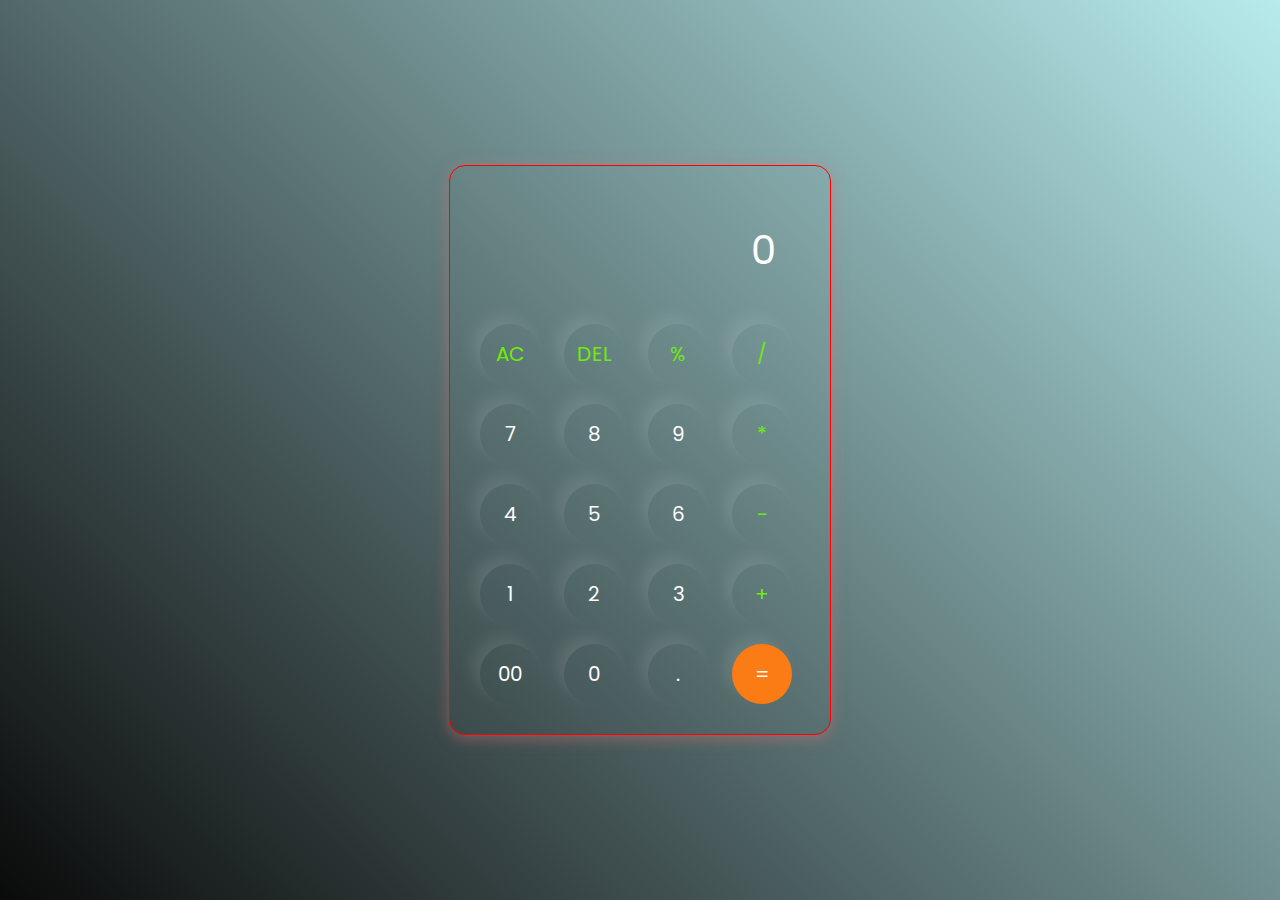
<file: Calculator/index.html>
<!DOCTYPE html>
<html lang="en">
  <head>
    <meta charset="UTF-8" />
    <meta http-equiv="X-UA-Compatible" content="IE=edge" />
    <meta name="viewport" content="width=device-width, initial-scale=1.0" />
    <link rel="stylesheet" href="style.css" />
    <title>Calculator</title>
  </head>
  <body>
   
    <div class="container">
      <div class="calculator">
        <input type="text" id="inputBox" placeholder="0" />
        <div>
          <button class="button operator">AC</button>
          <button class="button operator">DEL</button>
          <button class="button operator">%</button>
          <button class="button operator">/</button>
        </div>
        <div>
          <button class="button">7</button>
          <button class="button">8</button>
          <button class="button">9</button>
          <button class="button operator">*</button>
        </div>
        <div>
          <button class="button">4</button>
          <button class="button">5</button>
          <button class="button">6</button>
          <button class="button operator">-</button>
        </div>
        <div>
          <button class="button">1</button>
          <button class="button">2</button>
          <button class="button">3</button>
          <button class="button operator">+</button>
        </div>

        <div>
          <button class="button">00</button>
          <button class="button">0</button>
          <button class="button">.</button>
          <button class="button equalBtn">=</button>
        </div>
      </div>
    </div>

    <script src="script.js"></script>
  </body>
</html>
</file>
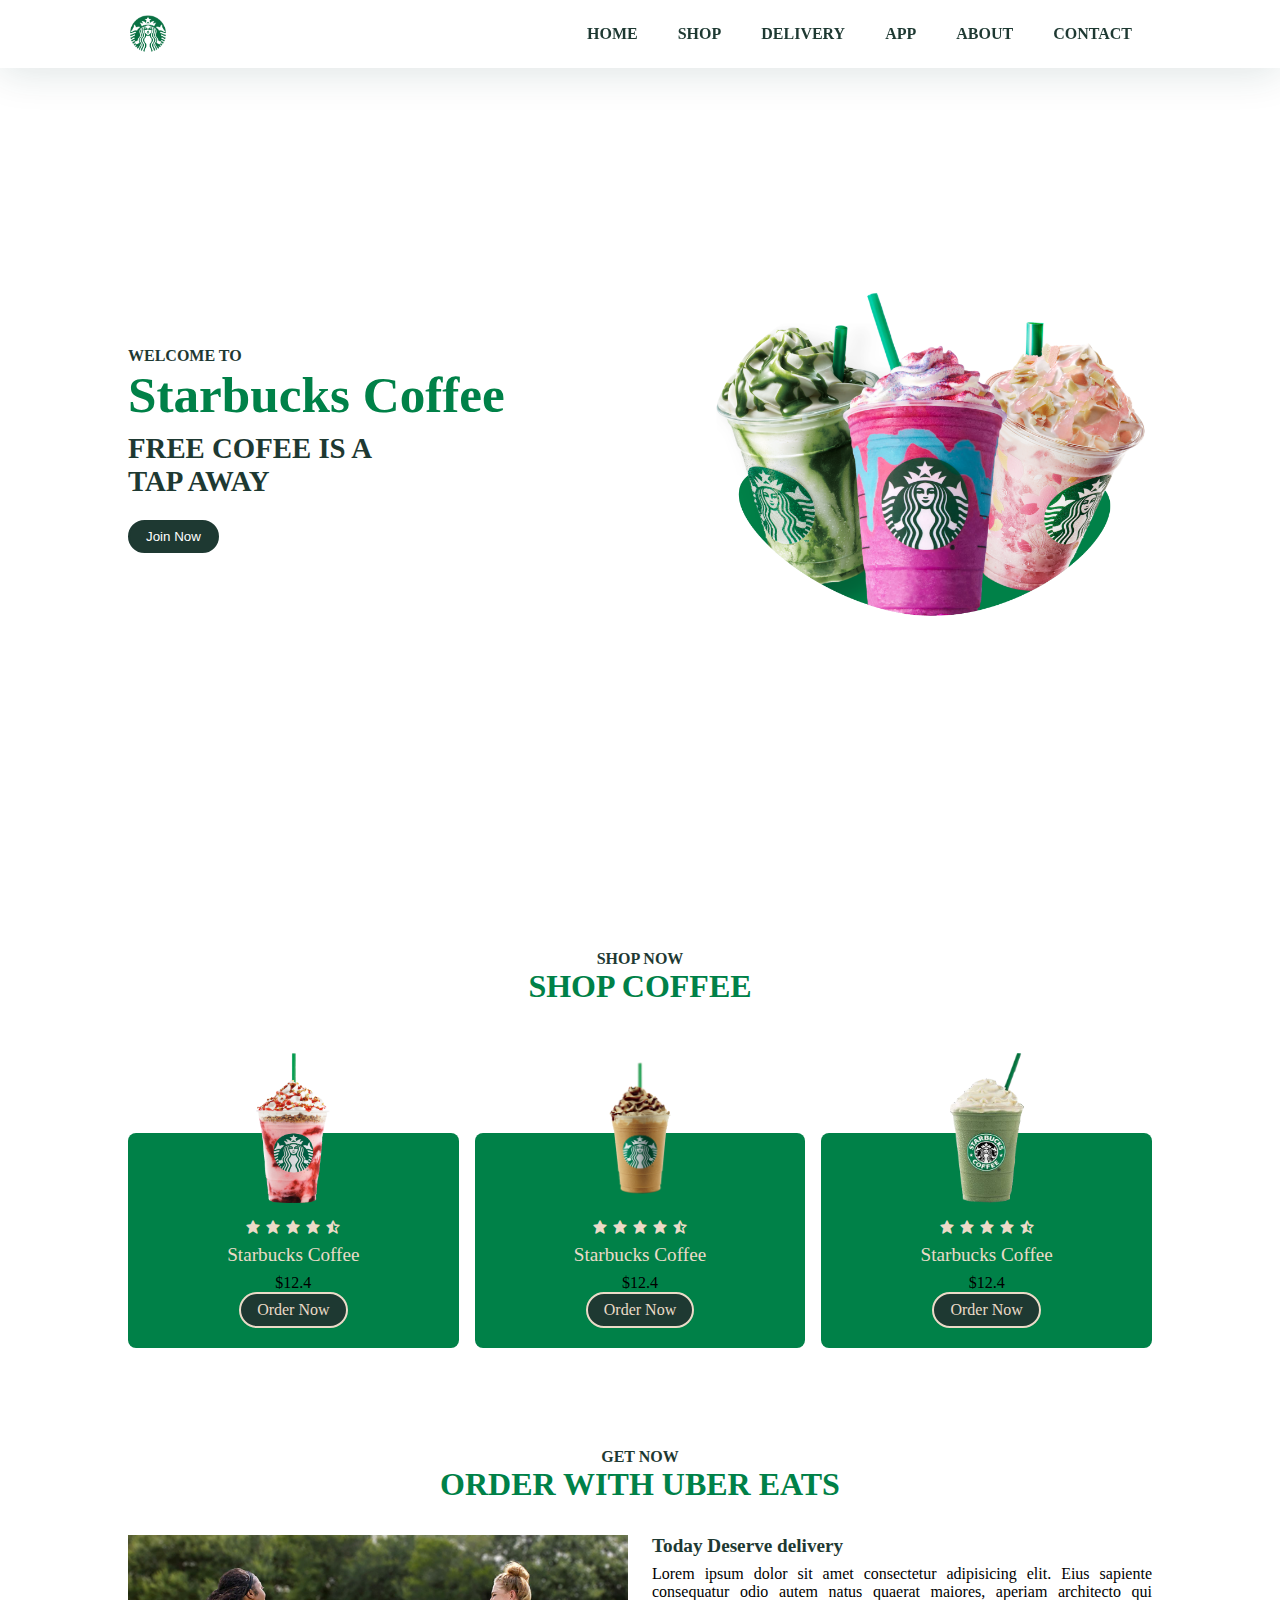
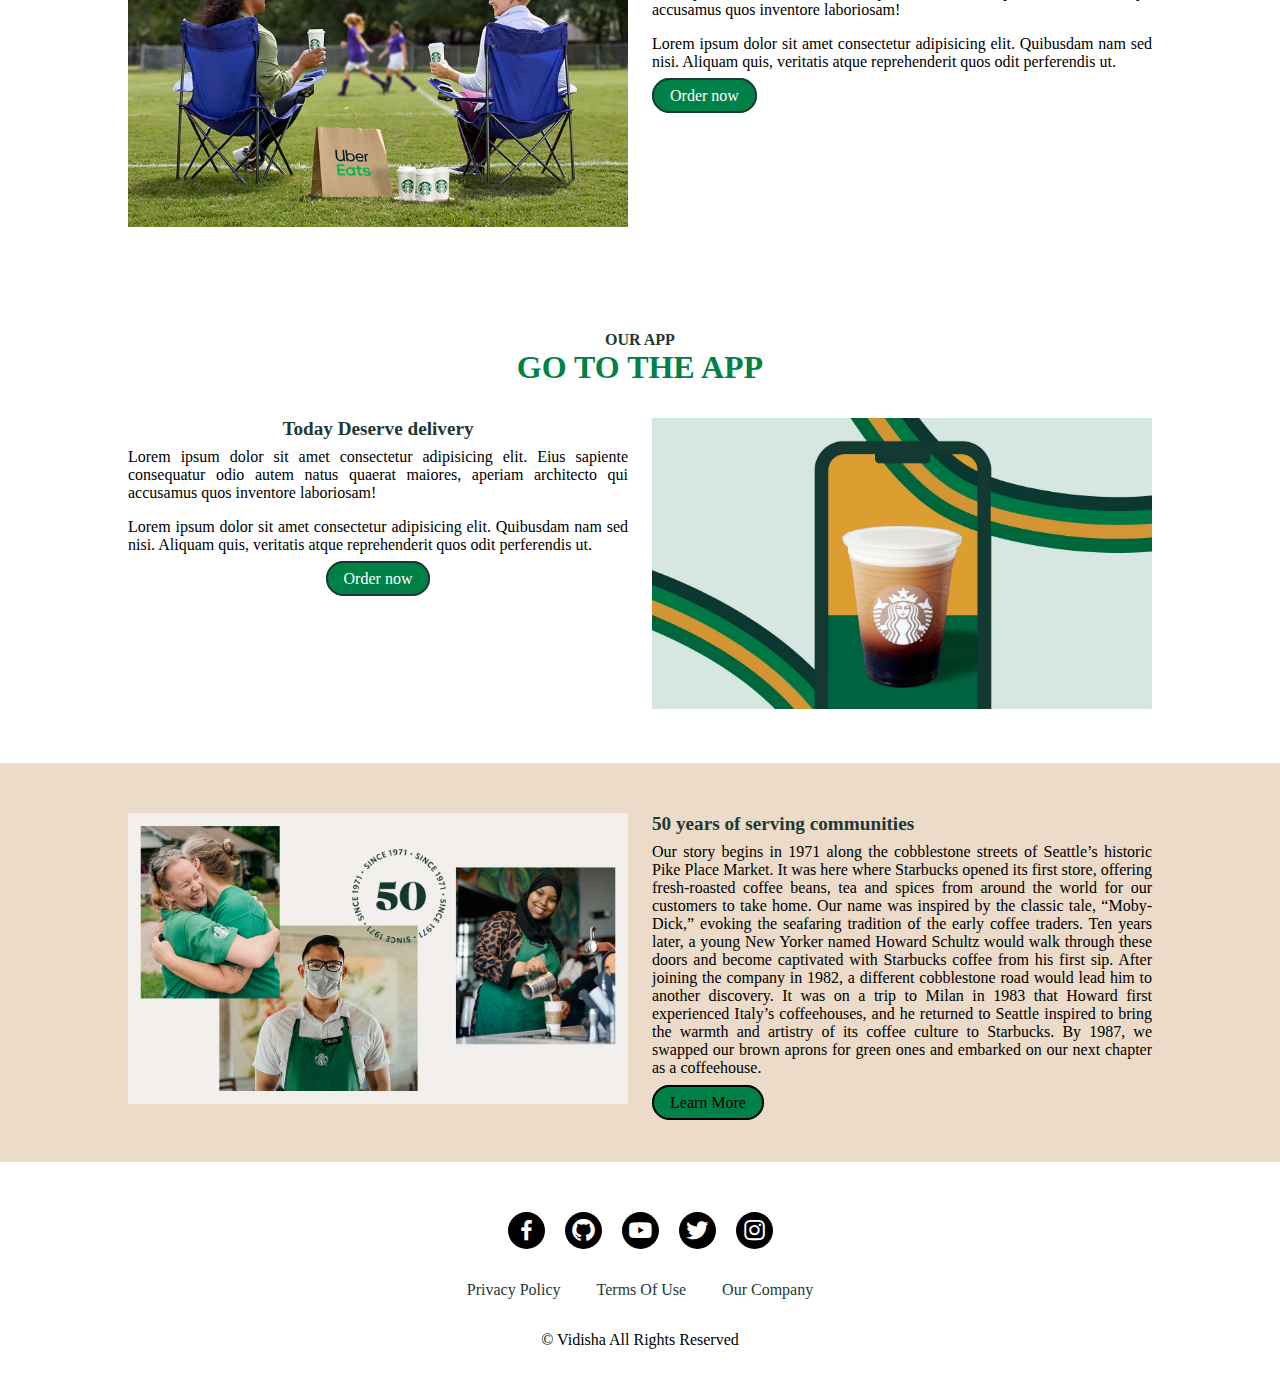
<file: landingpage/index.html>
<!DOCTYPE html>
<html lang="en">
<head>
    <meta charset="UTF-8">
    <meta name="viewport" content="width=device-width, initial-scale=1.0">
    <title>Portfolio </title>
    <link rel="stylesheet" href="style.css">
    <link rel="stylesheet"
     href="https://cdn.jsdelivr.net/npm/boxicons@latest/css/boxicons.min.css">
</head>
<body>
    <!-- header  -->
    <header>
        <a href="https://www.starbucks.in/dashboard"  target="_blank"  class="logo" ><img src="img/logo.png" alt=""></a>
        <div class="bx bx-menu" id="menu-icon"></div>

        
        <ul class="navbar">
            <li><a href="#home">Home</a></li>
            <li><a href="#shop">Shop </a></li>
            <li><a href="#delivery">Delivery</a></li>
            <li><a href="#app">App</a></li>
            <li><a href="#about">About</a></li>
            <li><a href="#contact">Contact</a></li>

        </ul>
    </header>

    <!-- home 
     -->

    <section class="home" id="home">
        <div class="home-text">
            <span>Welcome to </span>
            <h1>Starbucks Coffee</h1>
            <h2>Free cofee is a <br>tap away </h2>
            <button class="btn"><a href="https://www.starbucks.in/rewards" target="_blank">Join Now </a>
            </button>
            
        </div>
        <div class="home-img">
            <img src="img/home.png" alt="">
        </div>

        <!-- shop section  -->
    </section>
    <section class="shop" id="shop">
        <div class="heading">
            <span>Shop now </span>
            <h1>Shop Coffee</h1>
        </div>
        <div class="shop-container">
            <div class="box">
                <div class="box-img">
                    <img src="img/shop1.png" alt="">
                </div>
                <div class="stars">
                    <i class='bx bxs-star'></i>
                    <i class='bx bxs-star'></i>
                    <i class='bx bxs-star'></i>
                    <i class='bx bxs-star'></i>
                    <i class='bx bxs-star-half' ></i>
                </div>
                <h2>Starbucks Coffee</h2>
                <span>$12.4</span>
                <a href="#" class="btn">Order Now</a>
            </div>
            <div class="box">
                <div class="box-img">
                    <img src="img/shop2.png" alt="">
                </div>
                <div class="stars">
                    <i class='bx bxs-star'></i>
                    <i class='bx bxs-star'></i>
                    <i class='bx bxs-star'></i>
                    <i class='bx bxs-star'></i>
                    <i class='bx bxs-star-half' ></i>
                </div>
                <h2>Starbucks Coffee</h2>
                <span>$12.4</span>
                <a href="#" class="btn">Order Now</a>
            </div>
            <div class="box">
                <div class="box-img">
                    <img src="img/shop3.png" alt="">
                </div>
                <div class="stars">
                    <i class='bx bxs-star'></i>
                    <i class='bx bxs-star'></i>
                    <i class='bx bxs-star'></i>
                    <i class='bx bxs-star'></i>
                    <i class='bx bxs-star-half' ></i>
                </div>
                <h2>Starbucks Coffee</h2>
                <span>$12.4</span>
                <a href="#" class="btn">Order Now</a>
            </div>
        </div>
    </section>

    <!-- delivery -->

    <section class="delivery" id="delivery">
        <div class="heading">
            <span>Get Now </span>
            <h1>Order with Uber Eats </h1>
        </div>
        <div class="container">
            <div class="delivery-img">
                <img src="img/delivery.png" alt="">
            </div>
            <div class="delivery-text">
                <h2>Today Deserve delivery</h2>
                <p>Lorem ipsum dolor sit amet consectetur adipisicing elit. Eius sapiente consequatur odio autem natus quaerat maiores, aperiam architecto qui accusamus quos inventore laboriosam!</p>
                <p>Lorem ipsum dolor sit amet consectetur adipisicing elit. Quibusdam nam sed nisi. Aliquam quis, veritatis atque reprehenderit quos odit perferendis ut.</p>
                <a href="" class="btn">Order now</a>
            </div>
        </div>
    </section>

    <!-- app -->
    <section class="app" id="app">
        <div class="heading">
            <span>Our app</span>
            <h1>Go to the app</h1>
            <div class="container">

            <div class="app-text">
                <h2>Today Deserve delivery</h2>
                <p>Lorem ipsum dolor sit amet consectetur adipisicing elit. Eius sapiente consequatur odio autem natus quaerat maiores, aperiam architecto qui accusamus quos inventore laboriosam!</p>
                <p>Lorem ipsum dolor sit amet consectetur adipisicing elit. Quibusdam nam sed nisi. Aliquam quis, veritatis atque reprehenderit quos odit perferendis ut.</p>
                <a href="#" target="_blank" class="btn">Order now</a>
            </div>
                <div class="app-img">
                    <img src="img/app.png" alt="">
                </div>
            </div>
    </section>

    <!-- about  -->
    <section class="about" id="about">
        <div class="about-img">
            <img src="img/about.png" alt="">
        </div>
        <div class="about-text">
            <h2>50 years of serving communities</h2>
            <p>Our story begins in 1971 along the cobblestone streets of Seattle’s historic Pike Place Market. It was here where Starbucks opened its first store, offering fresh-roasted coffee beans, tea and spices from around the world for our customers to take home. Our name was inspired by the classic tale, “Moby-Dick,” evoking the seafaring tradition of the early coffee traders.
                Ten years later, a young New Yorker named Howard Schultz would walk through these doors and become captivated with Starbucks coffee from his first sip. After joining the company in 1982, a different cobblestone road would lead him to another discovery. It was on a trip to Milan in 1983 that Howard first experienced Italy’s coffeehouses, and he returned to Seattle inspired to bring the warmth and artistry of its coffee culture to Starbucks. By 1987, we swapped our brown aprons for green ones and embarked on our next chapter as a coffeehouse.</p>
            <a href="#" target="_blank" class="btn">Learn More</a>
        </div>

    </section>


<!-- contact  -->

    <section class="contact" id="contact">
        <div class="social">
            <a href="#"><i class='bx bxl-facebook'></i></a>
            <a href="#"><i class='bx bxl-github'></i></a>
            <a href="#"><i class='bx bxl-youtube'></i></a>
            <a href="#"><i class='bx bxl-twitter'></i></a>
            <a href="#"><i class='bx bxl-instagram'></i></a>
        </div>
        <div class="links">
            <a href="#">Privacy Policy </a>
            <a href="#">Terms Of Use  </a>
            <a href="#">Our Company </a>
        </div>
        <p>&#169; Vidisha All Rights Reserved</p>
    </section>



    <script src="main.js"></script>
</body>
</html>
</file>
<file: Calculator/style.css>
@import url('https://fonts.googleapis.com/css2?family=Poppins:wght@500&display=swap');

*{
    margin: 0;
    padding: 0;
    box-sizing: border-box;
    font-family: 'Poppins', sans-serif;
}

body{
    width: 100%;
    height: 100vh;
    display: flex;
    justify-content: center;
    align-items: center;
    background: linear-gradient(45deg, #0a0a0a,rgba(113, 215, 219, 0.5));
}

.calculator{
    border: 1px solid red;
    padding: 20px;
    border-radius: 16px;
    background: transparent;
    box-shadow: 0px 3px 15px rgba(213, 115, 119, 0.5);

}

input{
    width: 320px;
    border: none;
    padding: 24px;
    margin: 10px;
    background: transparent;
    box-shadow: 0px 3px 15px rgbs(84, 84, 84, 0.1);
    font-size: 40px;
    text-align: right;
    cursor: pointer;
    color: #ffffff;
}

input::placeholder{
    color: #ffffff;
}

button{
    border: none;
    width: 60px;
    height: 60px;
    margin: 10px;
    border-radius: 50%;
    background: transparent;
    color: #ffffff;
    font-size: 20px;
    box-shadow: -8px -8px 15px rgba(255, 255, 255, 0.1);
    cursor: pointer;
}

.equalBtn{
    background-color: #fb7c14;
}

.operator{
    color: #6dee0a;
}
</file>
<file: landingpage/style.css>
*{
    margin: 0;
    padding: 0;
    box-sizing: border-box; 
    scroll-padding-top: 2rem;
    text-decoration: none;
    list-style: none;
    scroll-behavior: smooth;
    
}

:root{
    --main-color:#008148;
    --second-color:#1e3932;
}

section{
    padding:50px 10%;
}

*::selection{
    color: #fff;
    background-color: var(--main-color);
}
img{
    width: 100%;
}
header{
    position: fixed;
    width: 100%;
    top: 0;
    right: 0;
    z-index: 1000;
    display: flex;
    align-items: center;
    justify-content: space-between;
    background-color: #fff;
    box-shadow:  0 4px 41px rgb(14 55 54 / 14%);
    padding: 15px 10%;
    transition: 0.2s;
}
.logo{
    display: flex;
    align-items: center;

}
.logo img{
    width: 40px;
}
.navbar{
    display: flex;
    
    
}
.navbar a{
    font-size: 1rem;
    padding: 10px 20px ;
    color: var(--second-color);
    font-weight: 600;
    text-transform: uppercase;
}

.navbar a:hover {
    color: var(--main-color);
}

#menu-icon{
    font-size: 24px ;
    cursor: pointer;
    z-index: 1001;
    display: none;
}

/* home  */

.home{
    width: 100%;
    min-height: 100vh;
    display: flex;
    flex-wrap: wrap;
    align-items: center;
    /* background:#ff8397; */
    gap: 1rem;

}
.home-text{
    flex: 2 3 18rem;

}
.home-img{
    flex: 1 1 19rem;
    

}
/* for animation  */
.home-img img{
    animation: animate 3s linear infinite;
    border-radius: 50%;
}
@keyframes animate{
    0%{

        transform:translate(-11px,0);
    }
    50%{
        transform: translate(-0px,-11px);
    }
    100%{
        transform: translate(-11px,0);
    }
}

.home-text span{
    font-size: 1rem;
    text-transform: uppercase;
    font-weight: 600;
    color: var(--second-color);

}
.home-text h1{
    font-size: 3.2rem;
    color: var(--main-color);
    font-weight: bolder;

}
.home-text h2{
    font-size: 1.8rem;
    font-weight: 600;
    color: var(--second-color);
    text-transform: uppercase;
    margin: 0.5rem 0 1.4rem;
}
/* button  */
.btn {
    padding: 7px 16px;
    border: 2px solid var(--second-color);
    border-radius: 20px;
    color: black;
    font-weight: 500;
    background-color: var(--second-color);
    text-align: center;
}
.btn a{
    color: #fff;
}
.btn:hover{
    /* color: black; */
    background: var(--main-color);
}



/* shop section  */
.heading{
    text-align: center;
}
.heading span{
    font-weight: 600;
    font-size: 1rem;
    color: var(--second-color);
    text-transform: uppercase;
}
.heading h1{
    font-size: 2rem;
    font-weight: bolder;
    color: var(--main-color);
    text-transform: uppercase;
}


.shop-container{
    display: flex;
    flex-wrap: wrap;
    gap: 1rem;
    margin-top: 5rem;
}
.shop-container .box{
    flex:1 1 10rem;
    background:var(--main-color);
    padding: 20px;
    display: flex;
    text-align: center;
    flex-direction: column;
    align-items: center;
    margin-top: 3rem;
    border-radius: 0.5rem;

}
.shop-container .box .box-img{
    width: 150px;
    height:150px;
    margin-top: -100px;
}
.shop-container .box .box-img img{
    width: 100%;
    height: 100%;
    object-fit: contain;
    object-position: center;

}
.stars{
    margin: 1rem 0  0.2rem;

}

.shop-container .box .stars .bx{
    color: #ebdbc8;

}
.shop-container .box h2{
    color: #ebdbc8;
    font-size: 1.2rem;
    font-weight: 500;
    margin: 0.2rem  0 0.5rem ;
}
.box .btn{
    border: 2px solid #ebdbc8;
    color: #ebdbc8;
}
.box .btn:hover{
    background:#ebdbc8;
    color: var(--second-color);
}


/* delivery  */
.container{
    display: flex;
    flex-wrap: wrap;
    gap: 1.5rem;
    margin-top: 2rem;
}
.delivery-img , .app-img{
    flex: 1 1 21rem;

}
.delivery-text , .app-text{
    flex: 1 1 21rem;
}
.delivery-text h2 , .app-text h2{
    font-size: 1.2rem;
    color: var(--second-color);

}
.delivery-text p, .app-text p{
    margin: 0.5rem 0 1rem;
    text-align: justify;
    
    
}
.delivery-text .btn , .app-text .btn {
    background-color: var(--main-color);
    color: white;
    

}
.delivery-text .btn:hover , .app-text .btn:hover {
    background-color: #1e3932;
    color: white;
}
.about{
    display: flex;
    flex-wrap: wrap;
    background-color: #ebdbc8;
    gap: 1.5rem;
}
.about-img{
    flex: 1 1 17rem;
    

}
.about-text{
    flex: 1 1 17rem;
}
.about-text h2{
    font-size: 1.2rem;
    color: var(--second-color);
}
.about-text p{
    margin: 0.5rem 0 1.1rem;
    text-align: justify;
}
.about-text .btn{
    background-color: var(--main-color);
    border: 2px solid black;
    

}
.about-text .btn:hover{
    background-color: var(--second-color);
    color: white;
}
.contact{
    display: flex;
    flex-direction: column;
    align-items: center;
    flex-wrap: wrap;
    gap: 1rem;
}
.social a{
    font-size: 27px;
    margin: 0.5rem;
}
.social a .bx{
    padding: 5px;
    color: #fff;
    background: #000000;
    border-radius: 50%;
}
.social a .bx:hover{
    background-color: var(--main-color);

}

.links{
    margin: 1rem 0 1rem;

}
.links a{
    font-size: 1rem;
    font-weight: 500;
    color: var(--second-color);
    padding: 1rem;
}
.links a:hover{
    background-color: var(--main-color);
}
@media (max-width:1150px){
    header{
        padding:18px 7%;
    }
    section{
        padding:50px 7%;
    }
    .home-text h1{
        font-size:3rem;
    }
    .home-text h2{
        font-size: 1.5rem;
    }

}
@media (max-width:991px){
    header{
        padding:18px 4%;
    }
    section{
        padding:50px 4%;
    }
}
@media (max-width:768px){
    header{
        padding:11px 4%;
    }
    #menu-icon{
        display: initial;


    }
    header .navbar{
        position: absolute;
        top: -500px;
        left: 0;
        right: 0;
        display: flex;
        flex-direction: column;
        background: #fff;
        box-shadow: 0 4px 4px rgb(14 55 54 / 14%);
        border-top: 2px solid var(--main-color);
        transition: 0.2s;
        text-align: left;
    }
    .navbar.active{
        top: 100%;
    }
    .navbar a{
        padding: 1.5rem;
        display: block;
        color: var(--second-color);
    }
    .home-text span{
        font-size: 0.9rem;

    }
    .home-text h1{
        font-size: 2.4rem;
    }
    .home-text h2{
        font-size: 1.2rem;
    }
}
    @media (max-width:768px){
        .home-text{
            padding-top: inherit;

        }
        .shop-container .box{
            margin-top: 6rem;

        }
        .heading h1{
            font-size: 1.5rem;
        }
        .heading span{
            font-size: 0.9rem;
        }
        .delivery-text .btn{
            align-items: center;
            margin-top: 20%;
            margin-left: 35%;
        }
        .about{
            flex-direction: column-reverse;

        }
        .links{
            display: flex;
            flex-direction: column;
        }
    }

@media (max-width:364px){
    .links{
        display: flex;
        flex-direction: column;
    }
}
</file>
